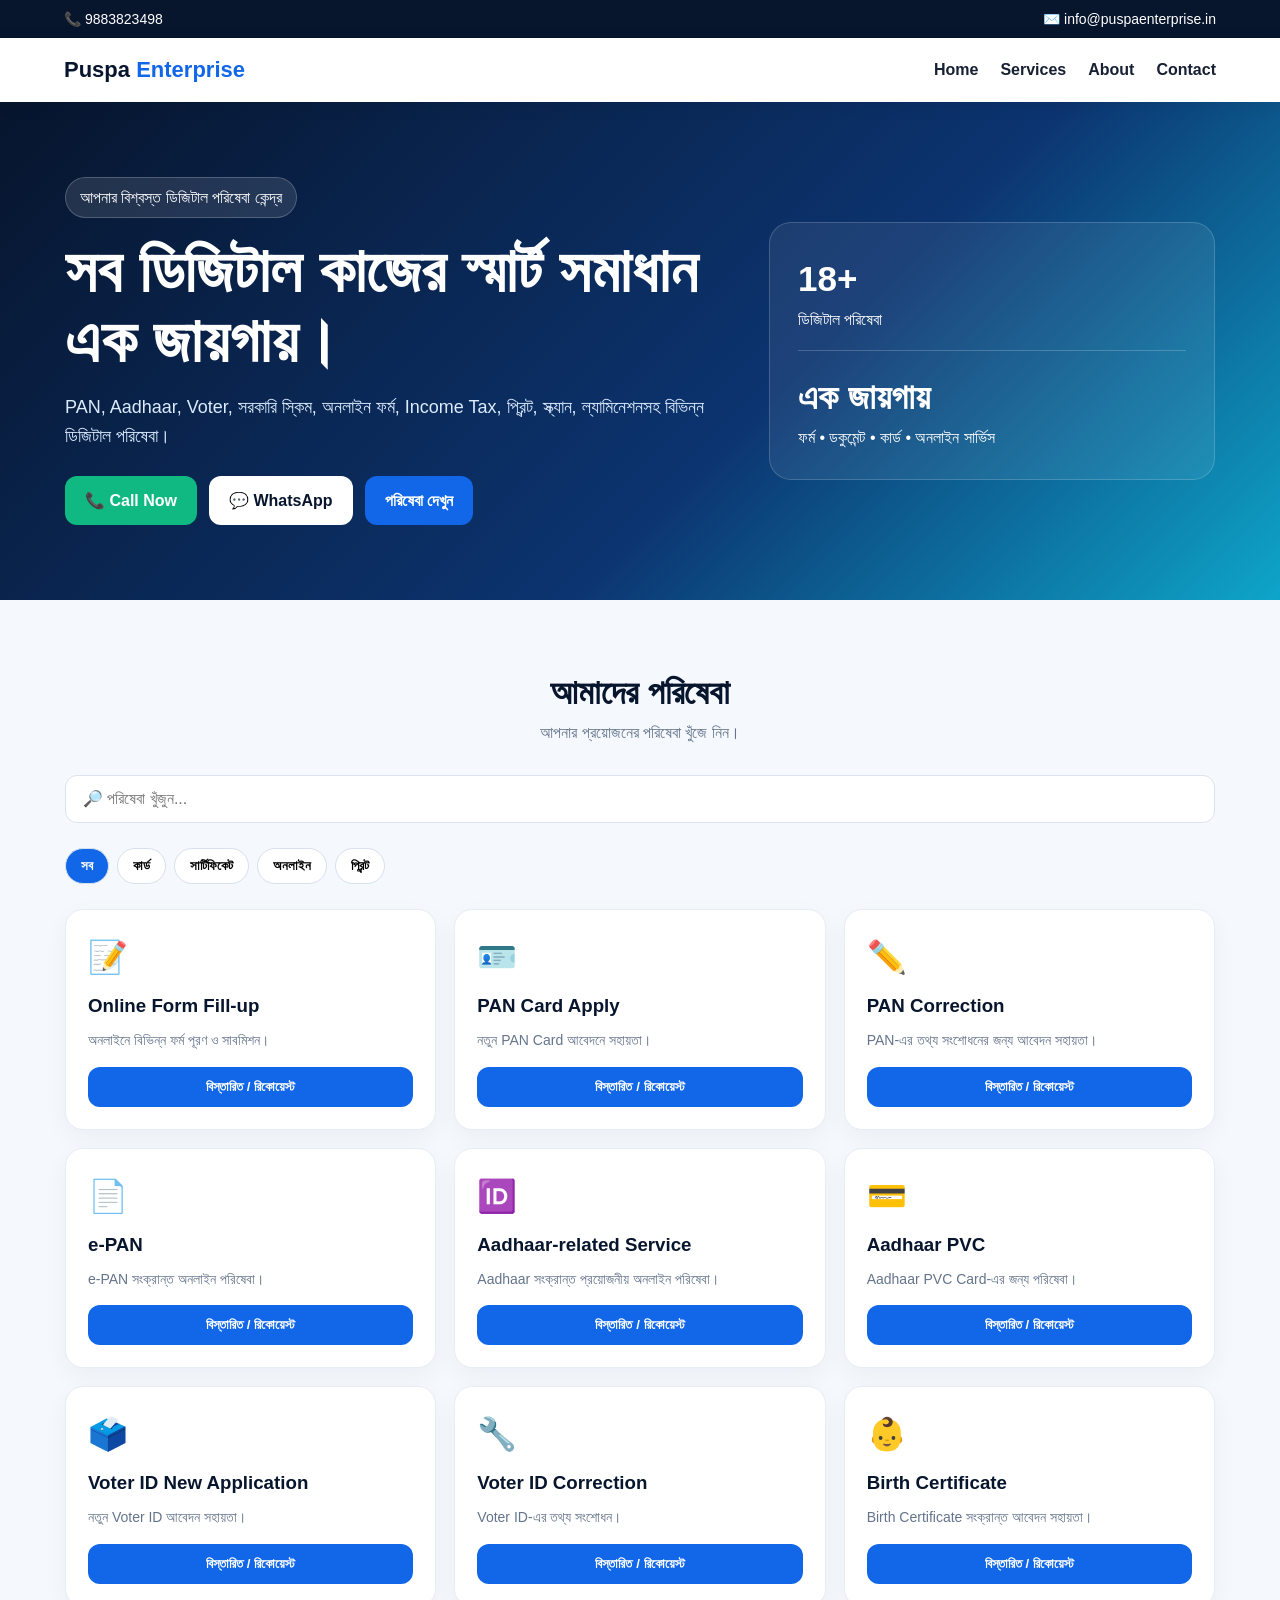
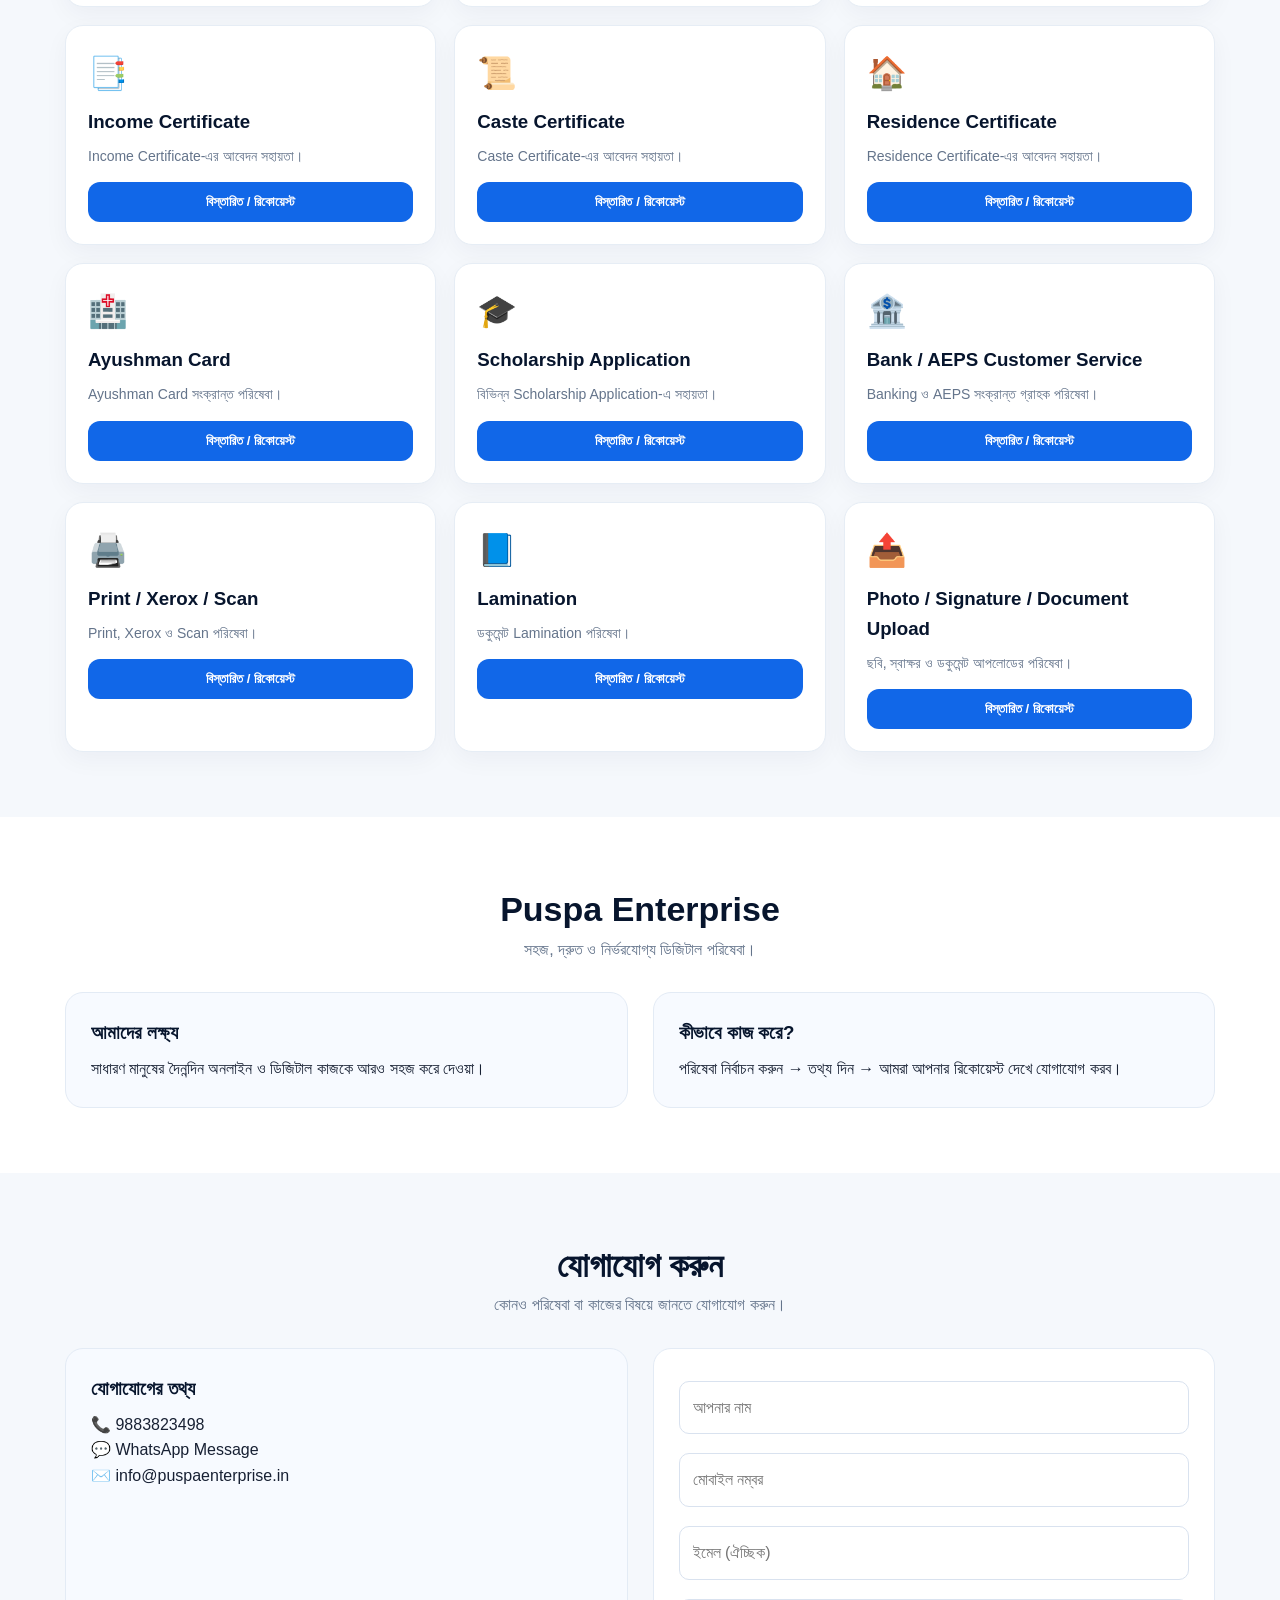
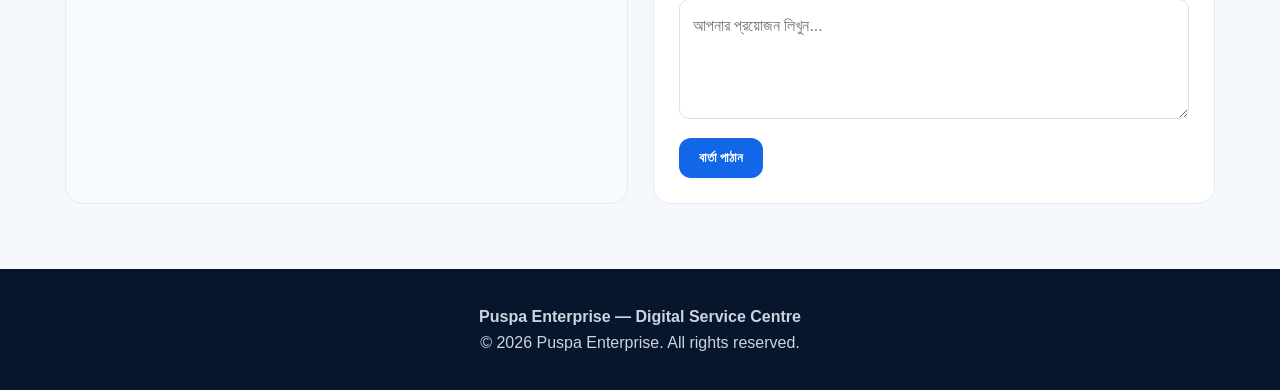
<file: index.html>
<!DOCTYPE html>
<html lang="bn">
<head>
<meta charset="UTF-8">
<meta name="viewport" content="width=device-width, initial-scale=1.0">
<title>Puspa Enterprise — Digital Service Centre</title>
<meta name="description" content="Puspa Enterprise — আপনার বিশ্বস্ত ডিজিটাল পরিষেবা কেন্দ্র।">
<style>
*{box-sizing:border-box;margin:0;padding:0}
:root{--navy:#07152d;--blue:#1167e8;--cyan:#18c7e8;--green:#10b981;--bg:#f5f8fc;--text:#172033;--muted:#64748b}
body{font-family:Arial,"Noto Sans Bengali",sans-serif;background:var(--bg);color:var(--text);line-height:1.6}
a{text-decoration:none;color:inherit}.top{background:var(--navy);color:#fff;padding:8px 5%;display:flex;justify-content:space-between;gap:15px;flex-wrap:wrap;font-size:14px}
nav{position:sticky;top:0;z-index:50;background:#fff;box-shadow:0 3px 18px #0001;padding:14px 5%;display:flex;align-items:center;justify-content:space-between}
.logo{font-weight:900;font-size:22px;color:var(--navy)}.logo span{color:var(--blue)}
nav .links{display:flex;gap:22px;font-weight:700}nav .links a:hover{color:var(--blue)}
.hero{padding:75px 5%;background:linear-gradient(135deg,#07152d,#0c3470 60%,#0ea5c9);color:#fff}
.hero-inner{max-width:1150px;margin:auto;display:grid;grid-template-columns:1.5fr 1fr;gap:35px;align-items:center}
.badge{display:inline-block;background:#ffffff1c;border:1px solid #ffffff35;padding:7px 14px;border-radius:30px;margin-bottom:18px}
h1{font-size:clamp(35px,5vw,62px);line-height:1.12;margin-bottom:18px}.hero p{font-size:18px;color:#dcecff}
.buttons{display:flex;gap:12px;flex-wrap:wrap;margin-top:25px}.btn{border:0;border-radius:12px;padding:12px 20px;font-weight:800;cursor:pointer;display:inline-block}
.primary{background:#fff;color:var(--navy)}.green{background:var(--green);color:#fff}.blue{background:var(--blue);color:#fff}
.hero-card{background:#ffffff12;border:1px solid #ffffff2c;padding:28px;border-radius:22px}.hero-card strong{font-size:35px;display:block}
section{padding:65px 5%}.container{max-width:1150px;margin:auto}.section-head{text-align:center;margin-bottom:30px}
.section-head h2{font-size:34px;color:var(--navy)}.section-head p{color:var(--muted)}
.search{display:flex;margin-bottom:25px}.search input{width:100%;padding:14px 17px;border:1px solid #dbe3ef;border-radius:12px;font-size:16px;outline:none}
.filters{display:flex;gap:8px;flex-wrap:wrap;margin-bottom:25px}.filter{padding:9px 15px;border:1px solid #d7e0ed;background:#fff;border-radius:30px;cursor:pointer;font-weight:700}.filter.active{background:var(--blue);color:#fff}
.grid{display:grid;grid-template-columns:repeat(3,1fr);gap:18px}.card{background:#fff;border:1px solid #e6edf5;border-radius:18px;padding:22px;box-shadow:0 8px 25px #0b1d3a0b;transition:.2s}
.card:hover{transform:translateY(-4px)}.icon{font-size:32px}.card h3{margin:8px 0;color:var(--navy)}.card p{color:var(--muted);font-size:14px}.card .btn{margin-top:15px;width:100%;text-align:center}
.about{background:#fff}.about-grid,.contact-grid{display:grid;grid-template-columns:1fr 1fr;gap:25px}.box,.form{background:#fff;padding:25px;border-radius:18px;border:1px solid #e3ebf5}.box{background:#f7faff}.box h3{color:var(--navy);margin-bottom:8px}
.form input,.form textarea{width:100%;padding:13px;margin:7px 0 12px;border:1px solid #d9e2ef;border-radius:10px;font:inherit}.form textarea{min-height:120px;resize:vertical}
footer{background:var(--navy);color:#cbd5e1;padding:35px 5%;text-align:center}
.modal{display:none;position:fixed;inset:0;background:#0008;z-index:100;align-items:center;justify-content:center;padding:18px}.modal.show{display:flex}.modalbox{background:#fff;width:min(600px,100%);max-height:90vh;overflow:auto;border-radius:20px;padding:25px;position:relative}.close{position:absolute;right:18px;top:12px;font-size:28px;border:0;background:none;cursor:pointer}
.success,.error{padding:12px;border-radius:10px;margin-top:12px;display:none}.success{background:#dcfce7;color:#166534}.error{background:#fee2e2;color:#991b1b}
@media(max-width:800px){.hero-inner,.about-grid,.contact-grid{grid-template-columns:1fr}.grid{grid-template-columns:1fr 1fr}nav .links{display:none}}
@media(max-width:520px){.grid{grid-template-columns:1fr}.hero{padding:50px 5%}}
</style>
</head>
<body>
<div class="top"><div>📞 9883823498</div><div>✉️ info@puspaenterprise.in</div></div>
<nav><div class="logo">Puspa <span>Enterprise</span></div><div class="links"><a href="#home">Home</a><a href="#services">Services</a><a href="#about">About</a><a href="#contact">Contact</a></div></nav>

<header class="hero" id="home"><div class="hero-inner"><div>
<span class="badge">আপনার বিশ্বস্ত ডিজিটাল পরিষেবা কেন্দ্র</span>
<h1>সব ডিজিটাল কাজের স্মার্ট সমাধান এক জায়গায়।</h1>
<p>PAN, Aadhaar, Voter, সরকারি স্কিম, অনলাইন ফর্ম, Income Tax, প্রিন্ট, স্ক্যান, ল্যামিনেশনসহ বিভিন্ন ডিজিটাল পরিষেবা।</p>
<div class="buttons"><a class="btn green" href="tel:9883823498">📞 Call Now</a><a class="btn primary" href="https://wa.me/919883823498" target="_blank">💬 WhatsApp</a><a class="btn blue" href="#services">পরিষেবা দেখুন</a></div>
</div><div class="hero-card"><strong>18+</strong><span>ডিজিটাল পরিষেবা</span><hr style="border:0;border-top:1px solid #ffffff33;margin:18px 0"><strong>এক জায়গায়</strong><span>ফর্ম • ডকুমেন্ট • কার্ড • অনলাইন সার্ভিস</span></div></div></header>

<section id="services"><div class="container">
<div class="section-head"><h2>আমাদের পরিষেবা</h2><p>আপনার প্রয়োজনের পরিষেবা খুঁজে নিন।</p></div>
<div class="search"><input id="search" type="search" placeholder="🔎 পরিষেবা খুঁজুন..."></div>
<div class="filters"><button class="filter active" data-cat="all">সব</button><button class="filter" data-cat="card">কার্ড</button><button class="filter" data-cat="certificate">সার্টিফিকেট</button><button class="filter" data-cat="online">অনলাইন</button><button class="filter" data-cat="print">প্রিন্ট</button></div>
<div class="grid" id="serviceGrid"></div>
</div></section>

<section class="about" id="about"><div class="container"><div class="section-head"><h2>Puspa Enterprise</h2><p>সহজ, দ্রুত ও নির্ভরযোগ্য ডিজিটাল পরিষেবা।</p></div><div class="about-grid"><div class="box"><h3>আমাদের লক্ষ্য</h3><p>সাধারণ মানুষের দৈনন্দিন অনলাইন ও ডিজিটাল কাজকে আরও সহজ করে দেওয়া।</p></div><div class="box"><h3>কীভাবে কাজ করে?</h3><p>পরিষেবা নির্বাচন করুন → তথ্য দিন → আমরা আপনার রিকোয়েস্ট দেখে যোগাযোগ করব।</p></div></div></div></section>

<section id="contact"><div class="container"><div class="section-head"><h2>যোগাযোগ করুন</h2><p>কোনও পরিষেবা বা কাজের বিষয়ে জানতে যোগাযোগ করুন।</p></div><div class="contact-grid"><div class="box"><h3>যোগাযোগের তথ্য</h3><p>📞 <a href="tel:9883823498">9883823498</a></p><p>💬 <a href="https://wa.me/919883823498" target="_blank">WhatsApp Message</a></p><p>✉️ info@puspaenterprise.in</p></div><form class="form" id="contactForm"><input name="name" placeholder="আপনার নাম" required><input name="phone" placeholder="মোবাইল নম্বর" required><input name="email" type="email" placeholder="ইমেল (ঐচ্ছিক)"><textarea name="message" placeholder="আপনার প্রয়োজন লিখুন..." required></textarea><button class="btn blue" type="submit">বার্তা পাঠান</button><div class="success" id="contactSuccess">বার্তা সফলভাবে পাঠানো হয়েছে।</div><div class="error" id="contactError">এখন পাঠানো যাচ্ছে না।</div></form></div></div></section>

<div class="modal" id="serviceModal"><div class="modalbox"><button class="close" id="closeModal">×</button><h2 id="modalTitle"></h2><p id="modalDescription" style="color:#64748b;margin:10px 0 20px"></p><form class="form" id="orderForm" style="padding:0;border:0"><input type="hidden" name="service" id="serviceName"><input name="name" placeholder="আপনার নাম" required><input name="phone" placeholder="মোবাইল নম্বর" required><input name="email" type="email" placeholder="ইমেল (ঐচ্ছিক)"><textarea name="address" placeholder="ঠিকানা / প্রয়োজনীয় তথ্য"></textarea><textarea name="notes" placeholder="অতিরিক্ত নোট"></textarea><button class="btn green" type="submit">রিকোয়েস্ট পাঠান</button><div class="success" id="orderSuccess"></div><div class="error" id="orderError"></div></form></div></div>

<footer><strong>Puspa Enterprise — Digital Service Centre</strong><div>© 2026 Puspa Enterprise. All rights reserved.</div></footer>

<script>
const services=[
["Online Form Fill-up","অনলাইনে বিভিন্ন ফর্ম পূরণ ও সাবমিশন।","online","📝"],
["PAN Card Apply","নতুন PAN Card আবেদনে সহায়তা।","card","🪪"],
["PAN Correction","PAN-এর তথ্য সংশোধনের জন্য আবেদন সহায়তা।","card","✏️"],
["e-PAN","e-PAN সংক্রান্ত অনলাইন পরিষেবা।","card","📄"],
["Aadhaar-related Service","Aadhaar সংক্রান্ত প্রয়োজনীয় অনলাইন পরিষেবা।","card","🆔"],
["Aadhaar PVC","Aadhaar PVC Card-এর জন্য পরিষেবা।","card","💳"],
["Voter ID New Application","নতুন Voter ID আবেদন সহায়তা।","card","🗳️"],
["Voter ID Correction","Voter ID-এর তথ্য সংশোধন।","card","🔧"],
["Birth Certificate","Birth Certificate সংক্রান্ত আবেদন সহায়তা।","certificate","👶"],
["Income Certificate","Income Certificate-এর আবেদন সহায়তা।","certificate","📑"],
["Caste Certificate","Caste Certificate-এর আবেদন সহায়তা।","certificate","📜"],
["Residence Certificate","Residence Certificate-এর আবেদন সহায়তা।","certificate","🏠"],
["Ayushman Card","Ayushman Card সংক্রান্ত পরিষেবা।","card","🏥"],
["Scholarship Application","বিভিন্ন Scholarship Application-এ সহায়তা।","online","🎓"],
["Bank / AEPS Customer Service","Banking ও AEPS সংক্রান্ত গ্রাহক পরিষেবা।","online","🏦"],
["Print / Xerox / Scan","Print, Xerox ও Scan পরিষেবা।","print","🖨️"],
["Lamination","ডকুমেন্ট Lamination পরিষেবা।","print","📘"],
["Photo / Signature / Document Upload","ছবি, স্বাক্ষর ও ডকুমেন্ট আপলোডের পরিষেবা।","online","📤"]
];
const grid=document.getElementById("serviceGrid"),search=document.getElementById("search");let category="all";
function render(){const q=search.value.toLowerCase().trim();grid.innerHTML="";services.forEach((s,i)=>{if(category!=="all"&&s[2]!==category)return;if(q&&!(s[0]+" "+s[1]).toLowerCase().includes(q))return;const c=document.createElement("div");c.className="card";c.innerHTML=`<div class="icon">${s[3]}</div><h3>${s[0]}</h3><p>${s[1]}</p><button class="btn blue" type="button">বিস্তারিত / রিকোয়েস্ট</button>`;c.querySelector("button").onclick=()=>openService(i);grid.appendChild(c)});if(!grid.children.length)grid.innerHTML='<div class="box" style="grid-column:1/-1;text-align:center">কোনও পরিষেবা পাওয়া যায়নি।</div>'}
function openService(i){const s=services[i];modalTitle.textContent=s[0];modalDescription.textContent=s[1];serviceName.value=s[0];orderSuccess.style.display=orderError.style.display="none";serviceModal.classList.add("show")}
function closeModal(){serviceModal.classList.remove("show")}
closeModal;
document.getElementById("closeModal").onclick=closeModal;serviceModal.addEventListener("click",e=>{if(e.target===serviceModal)closeModal()});
document.querySelectorAll(".filter").forEach(b=>b.onclick=()=>{document.querySelectorAll(".filter").forEach(x=>x.classList.remove("active"));b.classList.add("active");category=b.dataset.cat;render()});search.addEventListener("input",render);
orderForm.addEventListener("submit",async e=>{e.preventDefault();const btn=orderForm.querySelector("button"),ok=orderSuccess,err=orderError;btn.disabled=true;btn.textContent="পাঠানো হচ্ছে...";try{const r=await fetch("/api/orders",{method:"POST",headers:{"Content-Type":"application/json"},body:JSON.stringify(Object.fromEntries(new FormData(orderForm)))});if(!r.ok)throw 0;const d=await r.json();ok.textContent="রিকোয়েস্ট সফল! Order No: "+(d.order_no||"received");ok.style.display="block";orderForm.reset()}catch(x){err.textContent="Backend সংযুক্ত না থাকলে এই বার্তাটি আসতে পারে।";err.style.display="block"}finally{btn.disabled=false;btn.textContent="রিকোয়েস্ট পাঠান"}});
contactForm.addEventListener("submit",async e=>{e.preventDefault();const btn=contactForm.querySelector("button");btn.disabled=true;try{const r=await fetch("/api/contact",{method:"POST",headers:{"Content-Type":"application/json"},body:JSON.stringify(Object.fromEntries(new FormData(contactForm)))});if(!r.ok)throw 0;contactSuccess.style.display="block";contactForm.reset()}catch(x){contactError.style.display="block"}finally{btn.disabled=false}});
render();
</script>
</body>
</html>
</file>
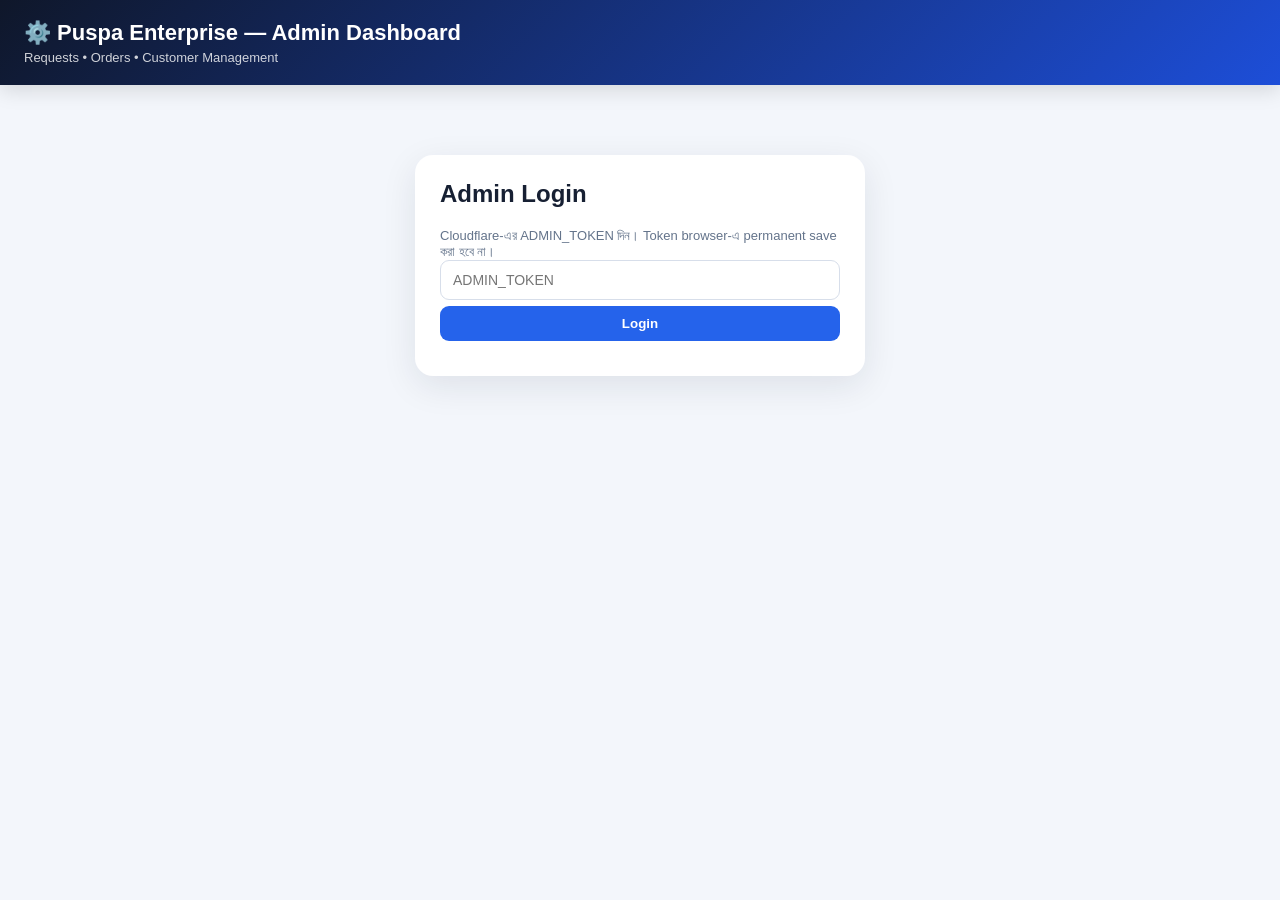
<file: admin.html>
<!doctype html>
<html lang="bn">
<head>
<meta charset="utf-8">
<meta name="viewport" content="width=device-width,initial-scale=1">
<title>Puspa Enterprise — Professional Admin</title>
<style>
*{box-sizing:border-box}body{margin:0;font-family:Arial,"Noto Sans Bengali",sans-serif;background:#f3f6fb;color:#172033}
header{background:linear-gradient(135deg,#0f172a,#1d4ed8);color:#fff;padding:20px 24px;display:flex;justify-content:space-between;align-items:center;gap:12px;position:sticky;top:0;z-index:20;box-shadow:0 5px 20px #0002}
h1{margin:0;font-size:22px}.sub{font-size:13px;opacity:.8;margin-top:4px}
button{border:0;border-radius:9px;padding:10px 14px;font-weight:700;cursor:pointer}.logout{background:#fff;color:#1d4ed8}
main{max-width:1500px;margin:22px auto;padding:0 16px}.login{max-width:450px;margin:70px auto;background:#fff;padding:25px;border-radius:18px;box-shadow:0 10px 35px #17203318}.login h2{margin-top:0}
input,select,textarea{width:100%;padding:11px 12px;border:1px solid #d7deea;border-radius:9px;font-size:14px;background:#fff}textarea{min-height:90px;resize:vertical}
.primary{background:#2563eb;color:#fff}.danger{background:#dc2626;color:#fff}.success{background:#16a34a;color:#fff}.dark{background:#111827;color:#fff}.muted{color:#64748b;font-size:13px}.msg{margin:10px 0;font-size:13px}.err{color:#b91c1c}.ok{color:#15803d}
.stats{display:grid;grid-template-columns:repeat(5,1fr);gap:12px;margin-bottom:16px}.stat{background:#fff;padding:16px;border-radius:14px;box-shadow:0 6px 22px #17203310}.stat span{color:#64748b;font-size:13px}.stat b{display:block;font-size:25px;margin-top:5px}
.panel{background:#fff;border-radius:16px;padding:16px;box-shadow:0 6px 25px #17203310}.toolbar{display:grid;grid-template-columns:1fr 180px 150px 110px;gap:9px;margin-bottom:13px}
.tablewrap{overflow:auto;border:1px solid #e5e9f0;border-radius:12px}table{width:100%;border-collapse:collapse;min-width:1150px}th,td{padding:11px;border-bottom:1px solid #edf0f4;text-align:left;font-size:13px;vertical-align:top}th{background:#f8fafc;color:#475569}
.status{border-radius:999px;padding:5px 9px;font-size:11px;font-weight:800;border:1px solid #dbe2ec;background:#f8fafc}.status.PROCESSING{background:#fff7ed;color:#c2410c}.status.COMPLETED{background:#f0fdf4;color:#15803d}.status.CANCELLED{background:#fef2f2;color:#b91c1c}.status.ORDER_RECEIVED{background:#eff6ff;color:#1d4ed8}
.actions{display:flex;gap:6px;flex-wrap:wrap}.mini{padding:7px 9px;font-size:11px}
a.wa{display:inline-block;background:#16a34a;color:#fff;text-decoration:none;padding:7px 9px;border-radius:8px;font-size:11px;font-weight:700}
.empty{text-align:center;padding:35px;color:#64748b}
.modal{display:none;position:fixed;inset:0;background:#0008;z-index:50;padding:25px;overflow:auto}.box{max-width:720px;margin:30px auto;background:#fff;border-radius:18px;padding:22px}.boxhead{display:flex;justify-content:space-between;gap:10px;align-items:center}.close{background:#e5e7eb}.details{display:grid;grid-template-columns:1fr 1fr;gap:10px;margin-top:16px}.detail{background:#f8fafc;padding:12px;border-radius:10px}.detail small{display:block;color:#64748b;margin-bottom:4px}.detail.full{grid-column:1/-1}
@media(max-width:900px){.stats{grid-template-columns:repeat(2,1fr)}.toolbar{grid-template-columns:1fr 1fr}}
@media(max-width:600px){header{align-items:flex-start}.stats{grid-template-columns:1fr 1fr}.toolbar{grid-template-columns:1fr}.details{grid-template-columns:1fr}.detail.full{grid-column:auto}}
</style>
</head>
<body>
<header>
<div><h1>⚙️ Puspa Enterprise — Admin Dashboard</h1><div class="sub">Requests • Orders • Customer Management</div></div>
<button class="logout" id="logout" style="display:none">Logout</button>
</header>

<section id="loginBox" class="login">
<h2>Admin Login</h2>
<div class="muted">Cloudflare-এর ADMIN_TOKEN দিন। Token browser-এ permanent save করা হবে না।</div>
<input id="token" type="password" placeholder="ADMIN_TOKEN" autocomplete="off">
<button class="primary" id="login" style="width:100%;margin-top:6px">Login</button>
<div id="loginMsg" class="msg"></div>
</section>

<main id="app" style="display:none">
<div class="stats">
<div class="stat"><span>মোট Request</span><b id="total">0</b></div>
<div class="stat"><span>New / Received</span><b id="received">0</b></div>
<div class="stat"><span>Processing</span><b id="processing">0</b></div>
<div class="stat"><span>Completed</span><b id="completed">0</b></div>
<div class="stat"><span>Cancelled</span><b id="cancelled">0</b></div>
</div>
<div class="panel">
<div class="toolbar">
<input id="search" placeholder="নাম / মোবাইল / সার্ভিস / Order No...">
<select id="filter"><option value="">সব Status</option><option value="ORDER_RECEIVED">ORDER_RECEIVED</option><option value="PROCESSING">PROCESSING</option><option value="COMPLETED">COMPLETED</option><option value="CANCELLED">CANCELLED</option></select>
<select id="serviceFilter"><option value="">সব Service</option></select>
<button class="primary" id="refresh">↻ Refresh</button>
</div>
<div id="msg" class="msg"></div>
<div class="tablewrap">
<table><thead><tr><th>Order</th><th>Customer</th><th>Mobile</th><th>Service</th><th>Date</th><th>Status</th><th>Actions</th></tr></thead><tbody id="rows"></tbody></table>
</div>
</div>
</main>

<div class="modal" id="modal">
<div class="box">
<div class="boxhead"><h2 style="margin:0">Order Details</h2><button class="close" onclick="closeModal()">✕</button></div>
<div id="detailContent"></div>
</div>
</div>

<script>
let TOKEN="", DATA=[];
const $=id=>document.getElementById(id);
function esc(v){return String(v??"").replace(/[&<>"']/g,m=>({"&":"&amp;","<":"&lt;",">":"&gt;",'"':"&quot;","'":"&#039;"}[m]))}
function msg(t,ok=false){$("msg").innerHTML='<span class="'+(ok?"ok":"err")+'">'+esc(t)+'</span>'}
function wa(phone){let p=String(phone||"").replace(/\D/g,"");if(p.length===10)p="91"+p;return p}
function fmt(d){try{return d?new Date(d).toLocaleString("en-IN"):"-"}catch{return "-"}}
function render(){
 const q=$("search").value.toLowerCase().trim(), st=$("filter").value, sf=$("serviceFilter").value;
 const list=DATA.filter(o=>{
  const hay=[o.order_no,o.customer_name,o.mobile,o.service,o.address,o.notes].join(" ").toLowerCase();
  return (!q||hay.includes(q))&&(!st||o.order_status===st)&&(!sf||o.service===sf);
 });
 $("total").textContent=DATA.length;
 $("received").textContent=DATA.filter(o=>o.order_status==="ORDER_RECEIVED").length;
 $("processing").textContent=DATA.filter(o=>o.order_status==="PROCESSING").length;
 $("completed").textContent=DATA.filter(o=>o.order_status==="COMPLETED").length;
 $("cancelled").textContent=DATA.filter(o=>o.order_status==="CANCELLED").length;
 $("rows").innerHTML=list.length?list.map(o=>{
  const phone=wa(o.mobile);
  return `<tr>
   <td><b>${esc(o.order_no||"-")}</b></td>
   <td>${esc(o.customer_name||"-")}</td>
   <td>${esc(o.mobile||"-")}</td>
   <td>${esc(o.service||o.card_type||"-")}</td>
   <td>${esc(fmt(o.created_at))}</td>
   <td><span class="status ${esc(o.order_status||"")}">${esc(o.order_status||"-")}</span></td>
   <td><div class="actions">
    <button class="dark mini" onclick="details(${Number(o.id)})">Details</button>
    ${phone?`<a class="wa" target="_blank" href="https://wa.me/${phone}?text=${encodeURIComponent("Hello "+(o.customer_name||"")+", regarding your Puspa Enterprise request "+(o.order_no||""))}">WhatsApp</a>`:""}
    <button class="primary mini" onclick="setStatus(${Number(o.id)},'PROCESSING')">Processing</button>
    <button class="success mini" onclick="setStatus(${Number(o.id)},'COMPLETED')">Completed</button>
    <button class="danger mini" onclick="removeOrder(${Number(o.id)})">Delete</button>
   </div></td>
  </tr>`;
 }).join(""):'<tr><td colspan="7" class="empty">কোনো Request পাওয়া যায়নি</td></tr>';
}
function fillServices(){
 const set=[...new Set(DATA.map(o=>o.service||o.card_type).filter(Boolean))].sort();
 $("serviceFilter").innerHTML='<option value="">সব Service</option>'+set.map(s=>`<option>${esc(s)}</option>`).join("");
}
async function api(path,options={}){
 const r=await fetch(path,{...options,headers:{...(options.headers||{}),Authorization:"Bearer "+TOKEN,"content-type":"application/json"}});
 const text=await r.text(); let d={}; try{d=text?JSON.parse(text):{}}catch{throw new Error("Server returned invalid response ("+r.status+")")}
 if(!r.ok)throw new Error(d.error||"Request failed");
 return d;
}
async function load(){
 try{const d=await api("/api/orders");DATA=d.orders||[];fillServices();render();msg("Dashboard updated.",true)}
 catch(e){msg(e.message)}
}
window.details=id=>{
 const o=DATA.find(x=>Number(x.id)===Number(id)); if(!o)return;
 $("detailContent").innerHTML=`<div class="details">
 <div class="detail"><small>Order No</small><b>${esc(o.order_no||"-")}</b></div>
 <div class="detail"><small>Status</small><b>${esc(o.order_status||"-")}</b></div>
 <div class="detail"><small>Customer Name</small>${esc(o.customer_name||"-")}</div>
 <div class="detail"><small>Mobile</small>${esc(o.mobile||"-")}</div>
 <div class="detail"><small>Email</small>${esc(o.email||"-")}</div>
 <div class="detail"><small>Service</small>${esc(o.service||o.card_type||"-")}</div>
 <div class="detail full"><small>Address</small>${esc(o.address||"-")}</div>
 <div class="detail full"><small>Notes</small>${esc(o.notes||"-")}</div>
 <div class="detail"><small>Payment Status</small>${esc(o.payment_status||"-")}</div>
 <div class="detail"><small>Created</small>${esc(fmt(o.created_at))}</div>
 </div>`;
 $("modal").style.display="block";
};
window.closeModal=()=>{$("modal").style.display="none"};
window.setStatus=async(id,status)=>{
 if(!confirm("এই order-এর status "+status+" করতে চান?"))return;
 try{await api("/api/orders/"+id,{method:"PATCH",body:JSON.stringify({order_status:status})});await load();msg("Status updated successfully.",true)}
 catch(e){msg(e.message)}
};
window.removeOrder=async id=>{
 if(!confirm("এই request DELETE করতে চান? এই কাজটি undo করা যাবে না."))return;
 try{await api("/api/orders/"+id,{method:"DELETE"});await load();msg("Order deleted.",true)}
 catch(e){msg(e.message)}
};
$("login").onclick=async()=>{
 TOKEN=$("token").value.trim(); if(!TOKEN){$("loginMsg").innerHTML='<span class="err">Token দিন</span>';return}
 try{const d=await api("/api/orders");DATA=d.orders||[];$("loginBox").style.display="none";$("app").style.display="block";$("logout").style.display="block";fillServices();render()}
 catch(e){$("loginMsg").innerHTML='<span class="err">'+esc(e.message)+'</span>'}
};
$("refresh").onclick=load;$("search").oninput=render;$("filter").onchange=render;$("serviceFilter").onchange=render;
$("logout").onclick=()=>{TOKEN="";DATA=[];$("app").style.display="none";$("loginBox").style.display="block";$("logout").style.display="none";$("token").value=""};
$("token").addEventListener("keydown",e=>{if(e.key==="Enter")$("login").click()});
$("modal").addEventListener("click",e=>{if(e.target===$("modal"))closeModal()});
</script>
</body>
</html>
</file>
